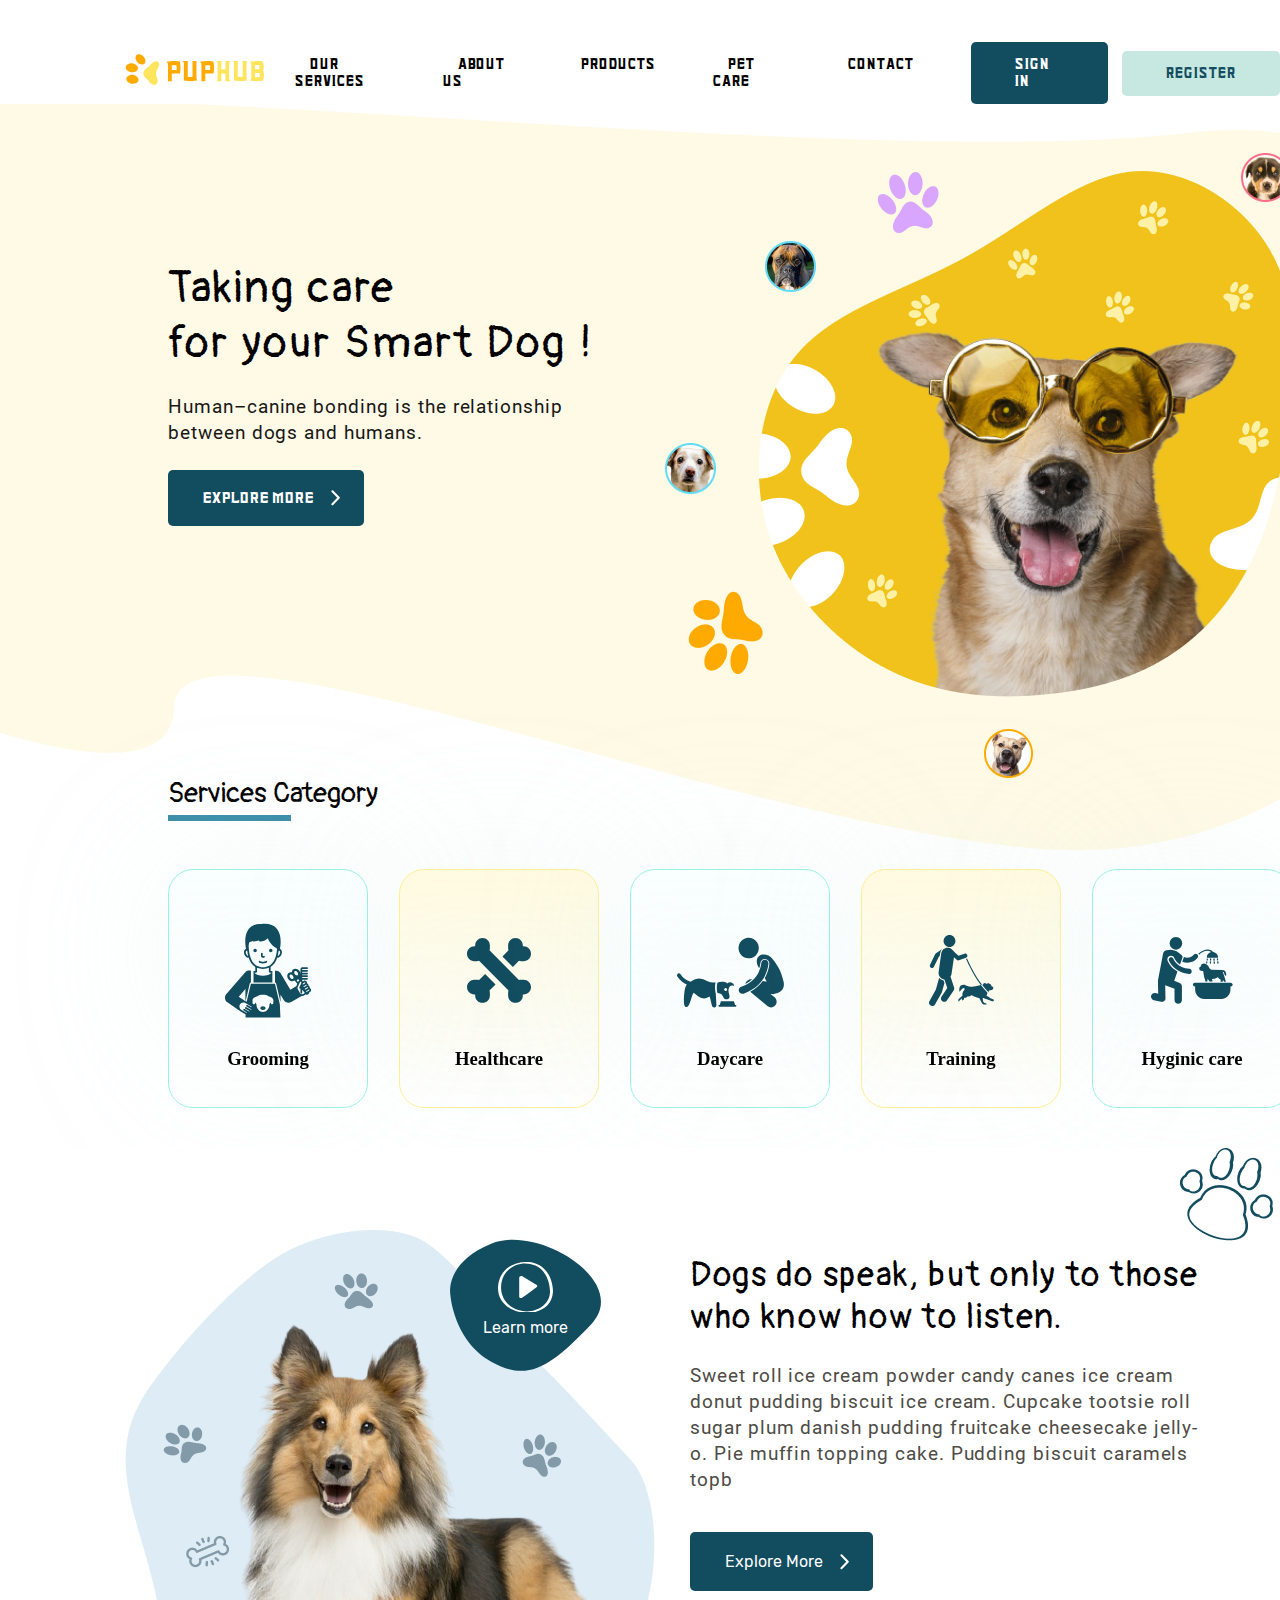
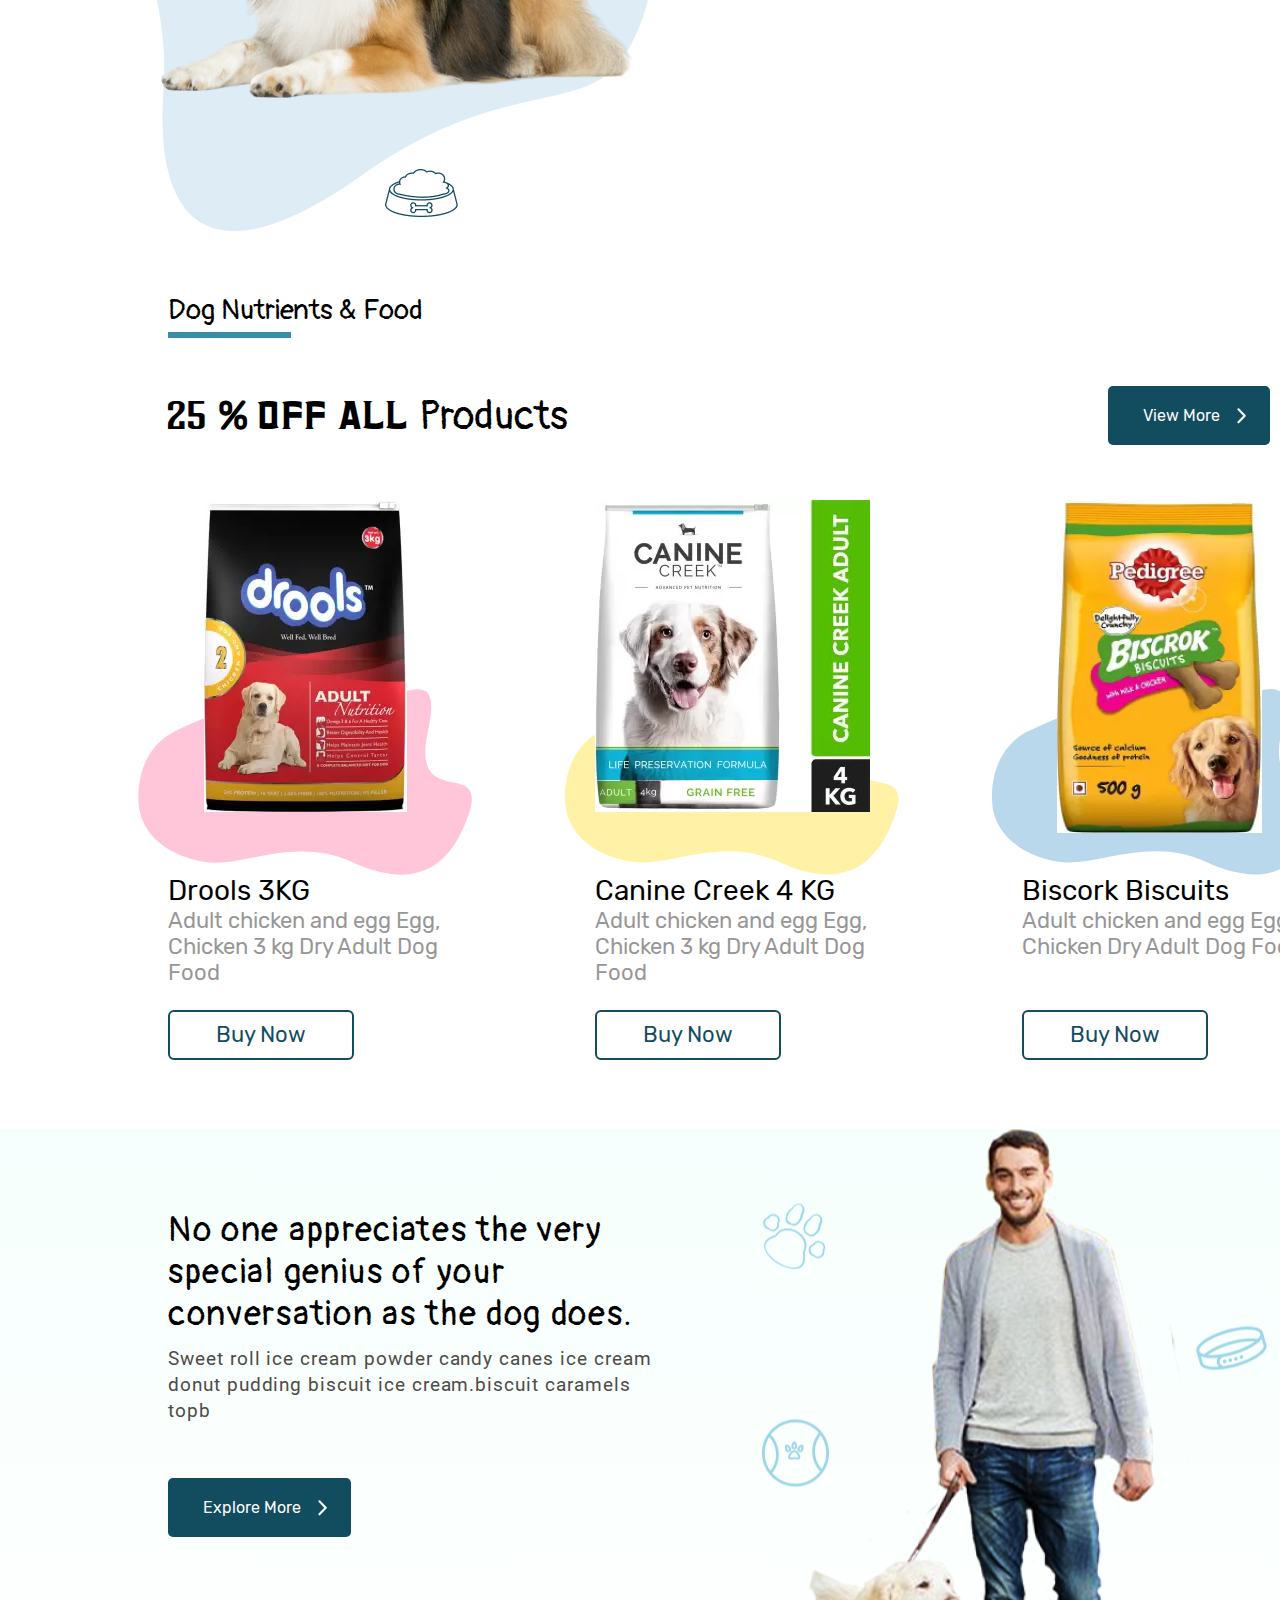
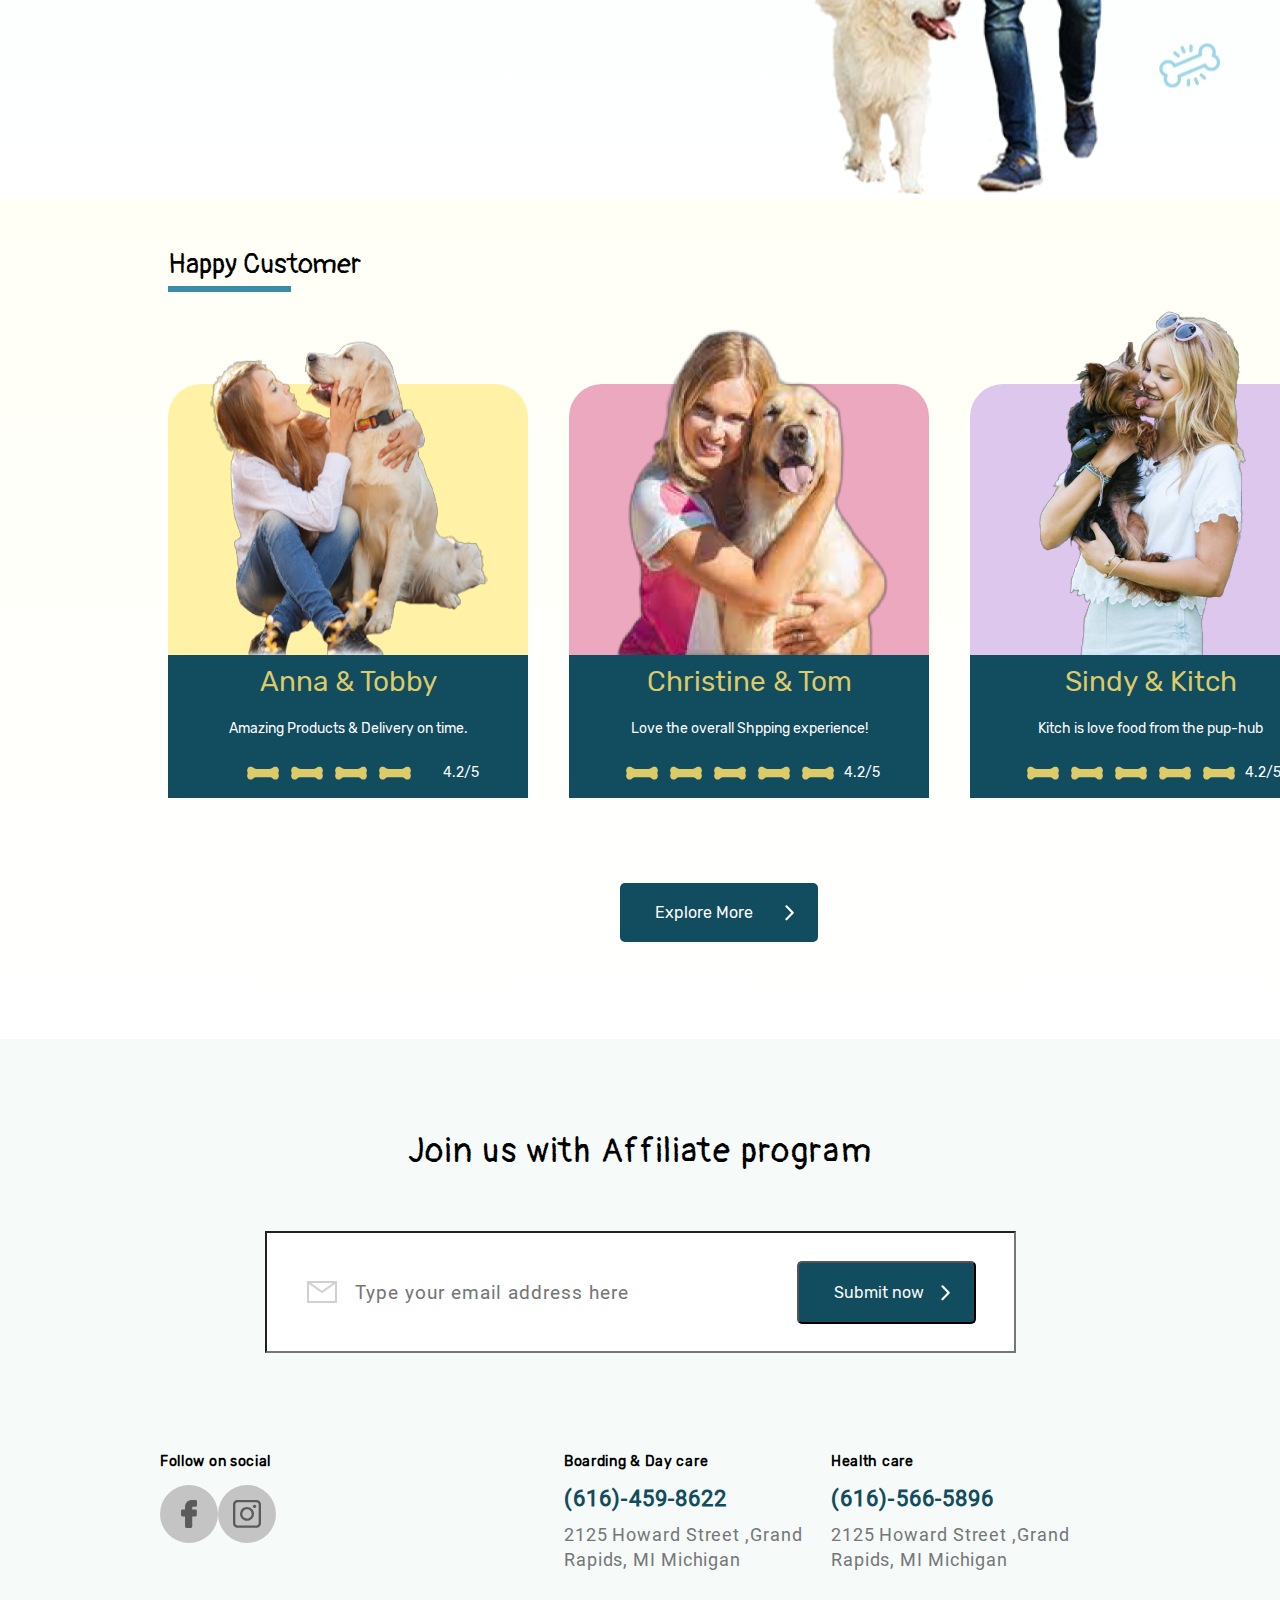
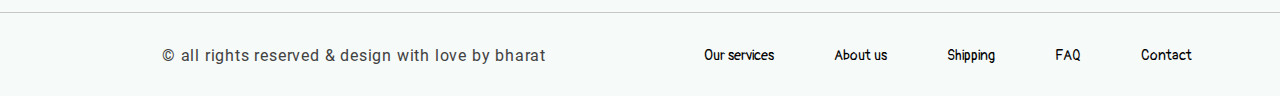
<file: index.html>
<!DOCTYPE html>
<html lang="en">
<head>
  <meta charset="UTF-8">
  <title>PUPHUB</title>
  <link rel="stylesheet" href="styles/styles.css">
</head>

<body>
<header class="page-header">
  <nav class="header-navigation">
    <a class="navigation-logo" href="index.html">
      <img
        class="logo"
        src="images/header-logo.svg"
        alt="Logo"
        width="193"
        height="51"
        loading="lazy"
      >
    </a>

    <ul class="navigation-list">
      <li class="navigation-item">
        <a class="navigation-link" href="/">Our services</a>
      </li>
      <li class="navigation-item">
        <a class="navigation-link" href="/">About us</a>
      </li>
      <li class="navigation-item">
        <a class="navigation-link" href="/">Products</a>
      </li>
      <li class="navigation-item">
        <a class="navigation-link" href="/">Pet Care</a>
      </li>
      <li class="navigation-item">
        <a class="navigation-link" href="/">Contact</a>
      </li>
    </ul>

    <a class="button navigation-button" href="/">Sign in</a>
    <a class="button navigation-button" href="/">Register</a>
  </nav>
</header>

<main class="main-container">
  <h1 class="visually-hidden">Puphub</h1>

  <div class="main-bg">

    <div class="content-container">
      <section class="taking-care">
        <h2 class="taking-care-title">
          Taking care
          <br>
          for your Smart Dog !
        </h2>

        <p class="taking-care-text">
          Human–canine bonding is the relationship between dogs and humans.
        </p>
        <a class="button explore-button taking-care-button" href="/">Explore More</a>
      </section>

      <section class="services">
        <h2 class="section-title">Services Category</h2>

        <ul class="services-list">
          <li class="services-item">
            <img
              class="services-img"
              src="images/icons/grooming.svg"
              alt="Grooming"
              width="87"
              height="95"
              loading="lazy"
            >
            <h3 class="services-item-title">Grooming</h3>
          </li>

          <li class="services-item">
            <img
              class="services-img"
              src="images/icons/healthcare.svg"
              alt="Healthcare"
              width="65"
              height="65"
              loading="lazy"
            >
            <h3 class="services-item-title">Healthcare</h3>
          </li>

          <li class="services-item">
            <img
              class="services-img"
              src="images/icons/daycare.svg"
              alt="Daycare"
              width="107"
              height="75"
              loading="lazy"
            >
            <h3 class="services-item-title">Daycare</h3>
          </li>

          <li class="services-item">
            <img
              class="services-img"
              src="images/icons/training.svg"
              alt="Training"
              width="65"
              height="72"
              loading="lazy"
            >
            <h3 class="services-item-title">Training</h3>
          </li>

          <li class="services-item">
            <img
              class="services-img"
              src="images/icons/hyginic-care.svg"
              alt="Hyginic care"
              width="82"
              height="67"
              loading="lazy">
            <h3 class="services-item-title">Hyginic care</h3>
          </li>
        </ul>
      </section>
    </div>
  </div>

  <section class="dogs-do-speak">
    <a class="dogs-do-speak-link" href="/">Learn more</a>

    <div class="dogs-do-speak-container">
      <h2 class="dogs-do-speak-title">Dogs do speak, but only to those who know how to listen.</h2>
      <p class="dogs-do-speak-text">
        Sweet roll ice cream powder candy canes ice cream donut pudding biscuit ice cream.
        Cupcake tootsie roll sugar plum danish pudding fruitcake cheesecake jelly-o. Pie muffin topping cake. Pudding
        biscuit caramels topb
      </p>

      <a class="button explore-button" href="/">Explore More</a>
    </div>
  </section>

  <div class="content-container">
    <section class="dog-nutrients">
      <h2 class="section-title">Dog Nutrients & Food </h2>

      <div class="dog-nutrient-container">
        <p class="dogs-nutrients-discount">
          25
          <span class="dogs-nutrients-rubik">%</span>
          OFF all
          <span class="dogs-nutrients-pangolin">Products</span>
        </p>
        <a class="button explore-button" href="/">View More</a>
      </div>

      <ul class="nutrients-list">
        <li class="nutrients-item">
          <a class="nutrients-item-link pink">
            <img
              class="nutrients-item-link-image"
              src="images/nutrients/drools.jpg"
              alt="Drools"
              width="203"
              height="312"
              loading="lazy">
          </a>
          <h3 class="nutrients-item-title">Drools 3KG</h3>
          <p class="nutrients-item-description">Adult chicken and egg Egg, Chicken 3 kg Dry Adult Dog Food</p>
          <a class="nutrients-item-button" href="/">Buy Now</a>
        </li>

        <li class="nutrients-item">
          <a class="nutrients-item-link yellow">
            <img
              class="nutrients-item-link-image"
              src="images/nutrients/canine.jpg"
              alt="Canine"
              width="275"
              height="312"
              loading="lazy">
          </a>
          <h3 class="nutrients-item-title">Canine Creek 4 KG</h3>
          <p class="nutrients-item-description">Adult chicken and egg Egg, Chicken 3 kg Dry Adult Dog Food</p>
          <a class="nutrients-item-button" href="/">Buy Now</a>
        </li>

        <li class="nutrients-item">
          <a class="nutrients-item-link blue">
            <img class="nutrients-item-link-image" src="images/nutrients/pedigree.jpg" alt="Pedigree" width="205"
                 height="333" loading="lazy">
          </a>
          <h3 class="nutrients-item-title">Biscork Biscuits</h3>
          <p class="nutrients-item-description">Adult chicken and egg Egg, Chicken Dry Adult Dog Food</p>
          <a class="nutrients-item-button" href="/">Buy Now</a>
        </li>
      </ul>
    </section>
  </div>

  <div class="additional-information-container">
    <div class="content-container">
      <section class="additional-information">
        <div class="additional-information-text-container">
          <h2 class="additional-information-title">
            No one appreciates the very special genius of your conversation as the dog does.
          </h2>
          <p class="additional-information-text">
            Sweet roll ice cream powder candy canes ice cream donut pudding biscuit ice cream.biscuit caramels topb
          </p>
          <a class="button explore-button" href="/">Explore More</a>
        </div>
      </section>
    </div>
  </div>

  <section class="feedback">
    <div class="content-container">
      <h2 class="section-title">Happy Customer</h2>
      <ul class="feedback-list">
        <li class="feedback-item">
          <div class="feedback-image-wrapper">
            <img
              class="feedback-item-image"
              src="images/customer/anna.png"
              alt="Anna & Tobby"
              width="323"
              height="336"
              loading="lazy"
            >
            <div class="feedback-image-background yellow-bg"></div>
          </div>

          <div class="feedback-item-content">
            <cite class="feedback-author">Anna & Tobby</cite>
            <blockquote class="feedback-text">Amazing Products & Delivery on time.</blockquote>
            <p class="feedback-four"></p>
            <span class="feedback-rate">4.2/5</span>
          </div>
        </li>

        <li class="feedback-item">
          <div class="feedback-image-wrapper">
            <img
              class="feedback-item-image"
              src="images/customer/christina.png"
              alt="Christine & Tom"
              width="330"
              height="364"
              loading="lazy"
            >
            <div class="feedback-image-background pink-bg"></div>
          </div>

          <div class="feedback-item-content">
            <cite class="feedback-author">Christine & Tom</cite>
            <blockquote class="feedback-text">Love the overall Shpping experience!</blockquote>
            <p class="feedback-five"></p>
            <span class="feedback-rate">4.2/5</span>
          </div>
        </li>

        <li class="feedback-item">
          <div class="feedback-image-wrapper">
            <img
              class="feedback-item-image"
              src="images/customer/sindy.png"
              alt="Sindy & Kitch"
              width="292"
              height="378"
              loading="lazy"
              >
            <div class="feedback-image-background purple-bg"></div>
          </div>

          <div class="feedback-item-content">
            <cite class="feedback-author">Sindy & Kitch</cite>
            <blockquote class="feedback-text">Kitch is love food from the pup-hub</blockquote>
            <p class="feedback-five"></p>
            <span class="feedback-rate">4.2/5</span>
          </div>
        </li>
      </ul>

      <a class="button explore-button" href="/">Explore More</a>
    </div>
  </section>
</main>

<footer class="page-footer">
  <section class="subscribe">
    <h2 class="subscribe-title">Join us with Affiliate program</h2>

    <form
      class="subscribe-form"
      action="https://echo.htmlacademy.ru/"
      method="post"
    >
      <label class="subscribe-field">
        <span class="visually-hidden">Your email</span>
        <input
          class="field-input"
          type="email"
          name="email"
          placeholder="Type your email address here"
        >
      </label>

      <button class="button explore-button subscribe-button" type="submit">Submit now</button>
    </form>
  </section>

  <section class="contacts">

    <div class="contacts-social">
      <h3 class="contacts-social-title">Follow on social</h3>
      <ul class="social-list">
        <li class="social-item">
          <a class="social-link facebook" href="/">
            <span class="visually-hidden">Facebook</span>
          </a>
        </li>
        <li class="social-item">
          <a class="social-link instagram" href="/">
            <span class="visually-hidden">Instagram</span>
          </a>
        </li>
      </ul>
    </div>


    <ul class="contacts-division">
      <li class="division-item">
        <h3 class="division-title">Boarding & Day care</h3>
        <address class="division-address">
          <a class="address-phone" href="tel:+76164598622">(616)-459-8622</a>
          <p class="address-text">2125 Howard Street ,Grand Rapids, MI Michigan</p>
        </address>
      </li>

      <li class="division-item">
        <h3 class="division-title">Health care</h3>
        <address class="division-address">
          <a class="address-phone" href="tel:+76165665896">(616)-566-5896</a>
          <p class="address-text">2125 Howard Street ,Grand Rapids, MI Michigan</p>
        </address>
      </li>

    </ul>
  </section>

  <div class="footer-navigation">
    <p class="footer-rights">© all rights reserved & design with love by bharat</p>
    <ul class="footer-navigation-list">
      <li class="footer-navigation-item">
        <a class="footer-navigation-link" href="/">Our services</a>
      </li>
      <li class="footer-navigation-item">
        <a class="footer-navigation-link" href="/">About us</a>
      </li>
      <li class="footer-navigation-item">
        <a class="footer-navigation-link" href="/">Shipping</a>
      </li>
      <li class="footer-navigation-item">
        <a class="footer-navigation-link" href="/">FAQ</a>
      </li>
      <li class="footer-navigation-item">
        <a class="footer-navigation-link" href="/">Contact</a>
      </li>
    </ul>
  </div>
</footer>
</body>
</html>
</file>
<file: styles/styles.css>
@font-face {
    font-family: 'Glades Bold';
    src: url('../fonts/glades-bold/glades-bold.woff2') format('woff2'),
    url('../fonts/glades-bold/glades-bold.woff') format('woff');
    font-weight: 700;
    font-style: normal;
    font-display: swap;
}

@font-face {
    font-family: 'Pangolin';
    src: url('../fonts/pangolin/pangolin-regular.woff2') format('woff2'),
    url('../fonts/pangolin/pangolin-regular.woff') format('woff');
    font-weight: 400;
    font-style: normal;
    font-display: swap;
}

@font-face {
    font-family: 'Roboto';
    src: url('../fonts/roboto/roboto-regular.woff2') format('woff2'),
    url('../fonts/roboto/roboto-regular.woff') format('woff');
    font-weight: 400;
    font-style: normal;
    font-display: swap;
}

@font-face {
    font-family: 'Roboto';
    src: url('../fonts/roboto/roboto-regular.woff2') format('woff2'),
    url('../fonts/roboto/roboto-regular.woff') format('woff');
    font-weight: 400;
    font-style: normal;
    font-display: swap;
}

@font-face {
    font-family: 'Rubik';
    src: url('../fonts/rubik/rubik-regular.woff2') format('woff2'),
    url('../fonts/rubik/rubik-regular.woff') format('woff');
    font-weight: 400;
    font-style: normal;
    font-display: swap;
}


* {
    margin: 0;
    padding: 0;
    box-sizing: border-box;
}

h1:not([class]):not(:last-child),
.h1:not(:last-child) {
    margin-bottom: 32px;
}

h2:not([class]):not(:last-child),
.h2:not(:last-child) {
    margin-bottom: 24px;
}

p:not([class]):not(:last-child),
ul:not([class]):not(:last-child),
img:not([class]):not(:last-child),
table:not([class]):not(:last-child),
blockquote:not([class]):not(:last-child) {
    margin-bottom: 16px;
}

li:not([class]):not(:last-child) {
    margin-bottom: 10px;
}

html {
    height: 100%;
}

body {
    display: flex;
    flex-direction: column;
    min-height: 100%;
}

img {
    max-width: 100%;
}

.visually-hidden {
    position: absolute;
    width: 1px;
    height: 1px;
    margin: -1px;
    padding: 0;
    border: 0;
    clip: rect(0 0 0 0);
    overflow: hidden;
}

.button {
    color: #FFFFFF;
    text-decoration: none;
    background: #124C5F;
    border-radius: 5px;
}

.explore-button {
    padding: 20px 50px 20px 35px;
    font-family: 'Rubik', sans-serif;
    font-size: 16px;
    line-height: 19px;
    background-image: url("../images/icons/arrow-right.svg");
    background-repeat: no-repeat;
    background-size: 16px 16px;
    background-position: center right 20px;
}


.section-title {
    position: relative;
    margin-top: auto;
    margin-bottom: 63px;
    font-family: 'Pangolin', sans-serif;
    font-weight: 400;
    font-size: 28px;
    line-height: 35px;
    color: #000000;
}

.section-title:before {
    position: absolute;
    bottom: -15px;
    width: 117px;
    content: '';
    border: 3px solid #3A8DA8;
}

.content-container {
    padding-left: 168px;
    padding-right: 170px;
}

/*Header*/

.page-header {
    margin: 0 auto;
}

.header-navigation {
    display: flex;
    padding: 42px 0 0 120px;
    align-items: center;
    font-family: 'Glades Bold', serif;
    font-size: 15px;
    line-height: 17px;
    color: #000000;
}

.navigation-logo {
    display: inline-flex;
}

.navigation-list {
    display: flex;
}

.navigation-item {
    margin-right: 42px;
    list-style-type: none;
}

.navigation-link {
    padding: 15px;
    color: inherit;
    text-decoration: none;
}

.navigation-button {
    margin-right: 14px;
    padding: 14px 44px;
}

.navigation-button:last-child {
    margin-right: 0;
    color: #124C5F;
    background: #C7E7E1;
}

/*Main*/

.main-container {
    max-width: 1440px;
    margin: 0 auto;
    flex-grow: 1;
}

.main-bg {
    background-image: url("../images/backgrounds/taking-care-bg.jpg");
    background-repeat: no-repeat;
    background-position: 0 -60px;
}

/*Taking care*/

.taking-care {
    padding-top: 149px;
    margin-bottom: 264px;
}

.taking-care-title {
    margin-bottom: 30px;
    font-family: 'Pangolin', sans-serif;
    font-weight: 400;
    font-size: 44px;
    line-height: 55px;
    letter-spacing: 0.05em;
    color: #000000;
}

.taking-care-text {
    max-width: 430px;
    margin-bottom: 44px;
    font-family: 'Roboto', sans-serif;
    font-size: 19px;
    line-height: 26px;
    letter-spacing: 0.05em;
    color: #181817;
}

.taking-care-button {
    font-family: 'Glades Bold', serif;
    font-weight: 700;
    font-size: 16px;
    line-height: 18px;
}

/*Services*/

.services-list {
    display: grid;
    grid-template-columns: repeat(5, 200px);
    margin-bottom: 40px;
    column-gap: 31px;
}

.services-img {
    margin-bottom: 30px;
    flex-grow: 1;
}

.services-item {
    display: flex;
    align-items: center;
    flex-direction: column;
    padding: 53px 0 37px 0;
    list-style-type: none;
    border-radius: 25px;
}

.services-item:nth-child(odd) {
    background: linear-gradient(180deg, #F9FFFE 0%, rgba(255, 255, 255, 0) 100%);
    border: 1px solid #98F2E1;
    filter: drop-shadow(0px 4px 74px rgba(199, 231, 225, 0.27));
}

.services-item:nth-child(even) {
    background: linear-gradient(180deg, #FFFAE0 0%, rgba(255, 255, 255, 0) 100%);
    border: 1px solid #FFEE94;
    filter: drop-shadow(0px 4px 74px rgba(199, 231, 225, 0.27));
}

/*Dogs do speak*/

.dogs-do-speak {
    position: relative;
    display: grid;
    grid-template-columns: 690px 525px;
    padding-top: 100px;
    min-height: 740px;
    background-image: url("../images/backgrounds/dogs-do-speak.jpg");
    background-repeat: no-repeat;
}

.dogs-do-speak-link {
    position: absolute;
    top: 70px;
    left: 450px;
    display: flex;
    justify-content: center;
    align-items: center;
    min-width: 151px;
    min-height: 174px;
    padding-top: 45px;
    font-family: 'Rubik', sans-serif;
    font-size: 16px;
    line-height: 19px;
    color: #FFFFFF;
    text-decoration: none;
    background-image: url("../images/backgrounds/dogs-do-speak-vector.svg");
    background-repeat: no-repeat;
    background-position: center;
    background-size: contain;
}

.dogs-do-speak-link:before {
    position: absolute;
    top: 43px;
    width: 55px;
    height: 51px;
    content: '';
    background-image: url("../images/icons/video.svg");
    background-repeat: no-repeat;
}

.dogs-do-speak-container {
    display: flex;
    flex-direction: column;
    grid-column: 2/3;
}

.dogs-do-speak-title {
    margin-bottom: 30px;
    font-family: 'Pangolin', sans-serif;
    font-weight: 400;
    font-size: 34px;
    line-height: 42px;
    letter-spacing: 0.05em;
    color: #000000;
}

.dogs-do-speak-text {
    margin-bottom: 40px;
    font-family: 'Roboto', sans-serif;
    font-weight: 400;
    font-size: 19px;
    line-height: 26px;
    letter-spacing: 0.05em;
    color: #4E4C46;
}

.dogs-do-speak .explore-button {
    align-self: flex-start;
}

/*Dog Nutrients & Food */

.dog-nutrients {
    margin-bottom: 69px;
}

.dog-nutrient-container {
    display: flex;
    justify-content: space-between;
    margin-bottom: 55px;
}

.dogs-nutrients-discount {
    font-family: 'Glades Bold', serif;
    font-weight: 700;
    font-size: 40px;
    line-height: 46px;
    color: #000000;
}

.dogs-nutrients-rubik {
    font-family: 'Rubik', sans-serif;
}

.dogs-nutrients-pangolin {
    font-family: 'Pangolin', sans-serif;
    font-weight: 400;
}

.nutrients-list {
    display: grid;
    grid-template-columns: repeat(3, 334px);
    column-gap: 93px;
    font-family: 'Rubik', sans-serif;
}

.nutrients-item {
    display: flex;
    flex-direction: column;
    list-style-type: none;
}

.nutrients-item-link {
    display: flex;
    justify-content: center;
    min-height: 375px;
    margin-left: -60px;
    background-repeat: no-repeat;
    background-position: bottom;
}

.pink {
    background-image: url("../images/backgrounds/pink.svg");
}

.yellow {
    background-image: url("../images/backgrounds/yellow.svg");
}

.blue {
    background-image: url("../images/backgrounds/blue.svg");
}

.nutrients-item-title {
    font-weight: 400;
    font-size: 28px;
    line-height: 33px;
    color: #000000;
}

.nutrients-item-description {
    max-width: 300px;
    margin-bottom: 24px;
    flex-grow: 1;
    font-size: 22px;
    line-height: 26px;
    color: #979697;

}

.nutrients-item-button {
    align-self: flex-start;
    padding: 10px 46px;
    font-weight: 500;
    font-size: 22px;
    line-height: 26px;
    color: #124C5F;
    text-decoration: none;
    border: 2px solid #124C5F;
    border-radius: 6px;
}

.additional-information-container {
    width: 100%;
    background: linear-gradient(180deg, #F6FFFD 0%, rgba(251, 251, 251, 0) 100%);

}

.additional-information {
    min-height: 670px;
    background-image: url("../images/backgrounds/man-with-dog-png.png");
    background-repeat: no-repeat;
    background-position: center right;
}

.additional-information-text-container {
    display: flex;
    flex-direction: column;
    max-width: 508px;
    padding-top: 74px;
}

.additional-information-title {
    margin-bottom: 16px;
    font-family: 'Pangolin', sans-serif;
    font-weight: 400;
    font-size: 34px;
    line-height: 42px;
    letter-spacing: 0.05em;
    color: #000000;
}

.additional-information-text {
    margin-bottom: 55px;
    font-family: 'Roboto', sans-serif;
    font-size: 19px;
    line-height: 26px;
    letter-spacing: 0.05em;
    color: #4E4C46;
}

.additional-information .button {
    align-self: flex-start;
}

/*Customers*/

.feedback {
    min-height: 612px;
    padding: 43px 0 97px;
    background: linear-gradient(180deg, #FFFFF6 0%, rgba(251, 251, 251, 0) 100%);
}

.feedback .section-title {
    margin-bottom: 0;
}

.feedback-list {
    display: grid;
    grid-template-columns: repeat(3, 360px);
    column-gap: 41px;
    margin-bottom: 85px;
}

.feedback-item {
    display: flex;
    flex-direction: column;
    list-style-type: none;
}

.feedback-item-content {
    display: grid;
    grid-template-columns: 225px 36px;
    place-items: center;
    min-height: 143px;
    padding-left: 50px;
    font-family: 'Rubik', sans-serif;
    font-size: 14px;
    line-height: 17px;
    color: #FFFFFF;
    background-color: #124C5F;
}

.feedback-author {
    grid-column: 1 / 3;
    font-style: normal;
    font-weight: 400;
    font-size: 28px;
    line-height: 33px;
    color: #DDCA69;
}

.feedback-text {
    grid-column: 1 / 3;
}

.feedback-five {
    grid-column: 1 / 2;
    width: 224px;
    height: 30px;
    background-image: url("../images/icons/color-bone.svg");
    background-position: 0 50%;
    background-size: 44px 14px;
    background-repeat: repeat-x;
}

.feedback-four {
    grid-column: 1 / 2;
    width: 180px;
    height: 30px;
    background-image: url("../images/icons/color-bone.svg");
    background-position: 0 50%;
    background-size: 44px 14px;
    background-repeat: repeat-x;
}

.feedback-rate {
    grid-column: 2 / 3;
}

.feedback-image-wrapper {
    position: relative;
    display: flex;
    justify-content: center;
    min-height: 378px;
}

.feedback-item-image {
    position: absolute;
    bottom: 0;
    z-index: 2;
    display: block;
}

.feedback-image-background {
    position: absolute;
    bottom: 0;
    height: 271px;
    width: 100%;
    border-radius: 33px 33px 0px 0px;
}

.purple-bg {
    background-color: #DDC7ED;
}

.yellow-bg {
    background-color: #FFF1A6;
}

.pink-bg {
    background-color: #EBA8BF;;
}

.feedback .explore-button {
    display: block;
    width: 198px;
    margin: 0 auto;
}

/*Footer*/

.page-footer {
    padding-top: 85px;
    background-color: #F6FAF9;
}

.subscribe {
    margin-bottom: 100px;
    display: flex;
    flex-direction: column;
    justify-content: center;
    align-items: center;
}

.subscribe-title {
    margin-bottom: 65px;
    font-family: 'Pangolin', sans-serif;
    font-weight: 400;
    font-size: 34px;
    line-height: 42px;
    letter-spacing: 0.05em;
    color: #000000;
}

.subscribe-form {
    position: relative;
}


.field-input {
    min-width: 751px;
    padding: 46px 380px 46px 84px;
    font-family: 'Roboto', sans-serif;
    font-size: 19px;
    line-height: 137.9%;
    text-align: center;
    letter-spacing: 0.05em;
    color: #414141;
    background-repeat: no-repeat;
    background-position: left 40px top 50%;
    background-image: url("../images/icons/email.svg");
}

.subscribe-button {
    position: absolute;
    top: 30px;
    right: 40px;
    cursor: pointer;
}

/*Contacts*/

.contacts {
    display: flex;
    min-height: 160px;
    border-bottom: 1px solid #C7C7C7;;
}

.contacts-social {
    display: flex;
    flex-direction: column;
    margin: 0 auto 0 160px;
}

.contacts-social-title {
    font-family: 'Rubik', sans-serif;
    font-weight: 700;
    font-size: 14px;
    line-height: 17px;
    letter-spacing: 0.05em;
    color: #000000;
    margin-bottom: 15px;
}

.social-list {
    display: flex;
    justify-content: space-between;
}

.social-item {
    list-style-type: none;
    border-radius: 50%;
    background-color: #C4C4C4;
}

.social-link {
    display: block;
    width: 58px;
    height: 58px;
    background-repeat: no-repeat;
    background-position: center;
    background-size: 28px 28px;
}

.facebook {
    background-image: url("../images/icons/facebook.svg");
}

.instagram {
    background-image: url("../images/icons/instagram.svg");
}

.contacts-division {
    display: flex;
    font-family: 'Roboto', sans-serif;
    margin-right: 182px;
}

.division-title {
    font-family: 'Rubik', sans-serif;
    font-weight: 700;
    font-size: 14px;
    line-height: 17px;
    letter-spacing: 0.05em;
    color: #000000;
    margin-bottom: 15px;
}

.division-item {
    max-width: 267px;
    list-style-type: none;
}

.division-address {
    display: flex;
    flex-direction: column;
}

.address-phone {
    margin-bottom: 12px;
    font-style: normal;
    font-weight: 700;
    font-size: 22px;
    line-height: 25px;
    letter-spacing: 0.05em;
    color: #124C5F;
    text-decoration: none;
}

.address-text {
    font-style: normal;
    font-size: 18px;
    line-height: 25px;
    letter-spacing: 0.05em;
    color: #757777;
}

/*Footer navigation*/

.footer-navigation {
    display: flex;
    align-items: center;
    min-height: 83px;
    padding-left: 162px;
}

.footer-rights {
    margin-right: 128px;
    font-family: 'Roboto', sans-serif;
    font-size: 16px;
    line-height: 22px;
    letter-spacing: 0.05em;
    color: #414141;
}

.footer-navigation-list {
    display: flex;
}

.footer-navigation-item {
    list-style-type: none;
}

.footer-navigation-link {
    padding: 30px;
    font-family: 'Pangolin', sans-serif;
    font-size: 14px;
    line-height: 17px;
    color: #000000;
    text-decoration: none;
}
</file>
